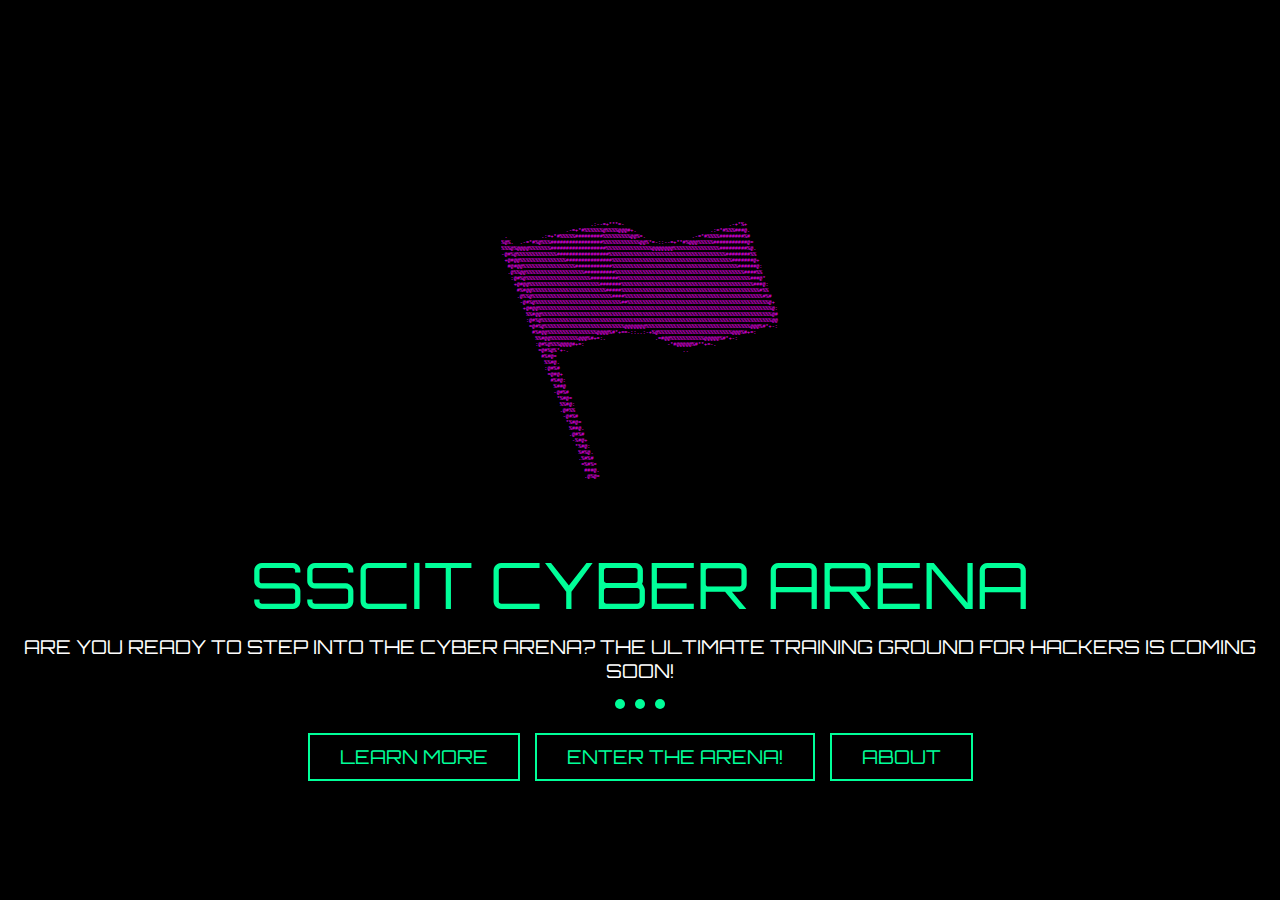
<file: index.html>
<!DOCTYPE html>
<html lang="en">
<head>
    <meta charset="UTF-8">
    <meta name="viewport" content="width=device-width, initial-scale=1.0">
    <title>SSCIT CYBER ARENA | Cybersecurity Training Platform</title>
    
    <!-- SEO Meta Tags -->
    <meta name="description" content="SSCIT Cyber Arena - The ultimate platform for cybersecurity training, offering real-world challenges in hacking, penetration testing, cryptography, forensics, and more.">
    <meta name="keywords" content="cybersecurity, hacking, penetration testing, CTF, cyber arena, cryptography, forensics, OSINT, reverse engineering, binary exploitation">
    <meta name="author" content="0x4m4">
    <meta name="robots" content="index, follow">
    
    <!-- Open Graph for Social Sharing -->
    <meta property="og:title" content="SSCIT CYBER ARENA | Cybersecurity Training Platform">
    <meta property="og:description" content="Join SSCIT Cyber Arena to enhance your cybersecurity skills with real-world challenges.">
    <meta property="og:url" content="https://arena.0x4m4.com">
    <meta property="og:type" content="website">
    
    <!-- Twitter Card for Social Sharing -->
    <meta name="twitter:card" content="summary_large_image">
    <meta name="twitter:title" content="SSCIT CYBER ARENA | Cybersecurity Training Platform">
    <meta name="twitter:description" content="Improve your cybersecurity skills at SSCIT Cyber Arena with real-world challenges.">

    <!-- Favicon -->
    <link rel="icon" href="#" type="image/x-icon">

    <!-- Font and Styles -->
    <link href="https://fonts.googleapis.com/css2?family=Orbitron:wght@500&display=swap" rel="stylesheet">
    <link rel="stylesheet" href="assets/style.css">
</head>
<body>
    <div class="ascii-container">
        <pre class="ascii-art">
                             .:--=+***=-                                  .-+*%+          
                     .-=+*#%%%%%%@%%%%@@@#+.                        .:=*#%%%###@.         
 .           .:=+*#%%%%%#########%%%%%%%%%@@%=.               .-=*#%%%%########%#         
%@%.  .-=*#%@%%%#################%%%%%%%%%%%%@@%*=-::--=+**#%@@@%%%%%###########@=        
%%%@%@@@@%%%%%%%##################%%%%%%%%%%%%%%%@@@@@@@%%%%%%%%%%%%%%%#########%@.       
-@#%@%%%%%%%%%%%%%#################%%%%%%%%%%%%%%%%%%%%%%%%%%%%%%%%%%%%%%########%%       
 +@#@@%%%%%%%%%%%%%%%###############%%%%%%%%%%%%%%%%%%%%%%%%%%%%%%%%%%%%%%%#######@+      
  #@#@@%%%%%%%%%%%%%%%%%############%%%%%%%%%%%%%%%%%%%%%%%%%%%%%%%%%%%%%%%%%######@:     
  .@%%@@%%%%%%%%%%%%%%%%%%%##########%%%%%%%%%%%%%%%%%%%%%%%%%%%%%%%%%%%%%%%%%%####%%     
   :@#%@%%%%%%%%%%%%%%%%%%%%%#########%%%%%%%%%%%%%%%%%%%%%%%%%%%%%%%%%%%%%%%%%%%###@*    
    +@#@@%%%%%%%%%%%%%%%%%%%%%%%#######%%%%%%%%%%%%%%%%%%%%%%%%%%%%%%%%%%%%%%%%%%%###@:   
     #%#@@%%%%%%%%%%%%%%%%%%%%%%%%#####%%%%%%%%%%%%%%%%%%%%%%%%%%%%%%%%%%%%%%%%%%%%%#%%   
     .@%%@%%%%%%%%%%%%%%%%%%%%%%%%%%####%%%%%%%%%%%%%%%%%%%%%%%%%%%%%%%%%%%%%%%%%%%%%#%#  
      -@#%@%%%%%%%%%%%%%%%%%%%%%%%%%%%%##%%%%%%%%%%%%%%%%%%%%%%%%%%%%%%%%%%%%%%%%%%%%%%@+ 
       +@#@@%%%%%%%%%%%%%%%%%%%%%%%%%%%%%%%%%%%%%%%%%%%%%%%%%%%%%%%%%%%%%%%%%%%%%%%%%%%%@:
        %%#@@%%%%%%%%%%%%%%%%%%%%%%%%%%%%%%%%%%%%%%%%%%%%%%%%%%%%%%%%%%%%%%%%%%%%%%%%%%%@#
        :@#%@%%%%%%%%%%%%%%%%%%%%%%%%%%%%%%%%%%%%%%%%%%%%%%%%%%%%%%%%%%%%%%%%%%%%%%%%%%%@@
         =@#%@%%%%%%%%%%%%%%%%%%%%%%%%%%@@@@@@@%%%%%%%%%%%%%%%%%%%%%%%%%%%%%%%%%%@@@%#*+-:
          #%#@@%%%%%%%%%%%%%%%%@@@@%#*+==-::..:-+%@%%%%%%%%%%%%%%%%%%%%%%%%@@@%#+=:       
           %%#@@%%%%%%%%%@@@%#+=:.                .=#@@%%%%%%%%%%%@@@@@%#*+-:             
           :@#%@%%%@@@@#+=:                           -*#@@@@@%#**+=-.                    
            =@#%@%*+-.                                     ..                             
             #%#@=                                                                        
              %%#@.                                                                       
              :@#%#                                                                       
               =@#@+                                                                      
                #%#@:                                                                     
                 %##@                                                                     
                 -@#%#                                                                    
                  *%#@=                                                                   
                   %%#@:                                                                  
                   .@#%%                                                                  
                    -@#%#                                                                 
                     *%#@=                                                                
                      %##@.                                                               
                      .@#%#                                                               
                       -%#@+                                                              
                        *%#@:                                                             
                         %#%@.                                                            
                         .%#%#                                                            
                          =%#%=                                                           
                           ###@.                                                          
                           .@%@=                                                          

                        </pre>
                    </div>
                    <div class="glitch-container">
                        <div class="glitch" data-text="SSCIT CYBER ARENA">SSCIT CYBER ARENA</div>
                    </div>
                    <p class="hype-text">Are you ready to step into the CYBER ARENA? The ultimate training ground for hackers is coming soon!</p>
                    <div class="loading-dots">
                        <span></span><span></span><span></span>
                    </div>
                    <div class="button-container">
                        <a href="learn-more.html" class="learn-more-button">Learn More</a>
                        <a href="https://0x4m4.com/"  class="learn-more-button" target="_blank">Enter the Arena!</a>
                        <a href="https://0x4m4.com/" class="learn-more-button" target="_blank">About</a>
                    </div>
                      <script src="assets/script.js"></script>
                </body>
                </html>
</file>
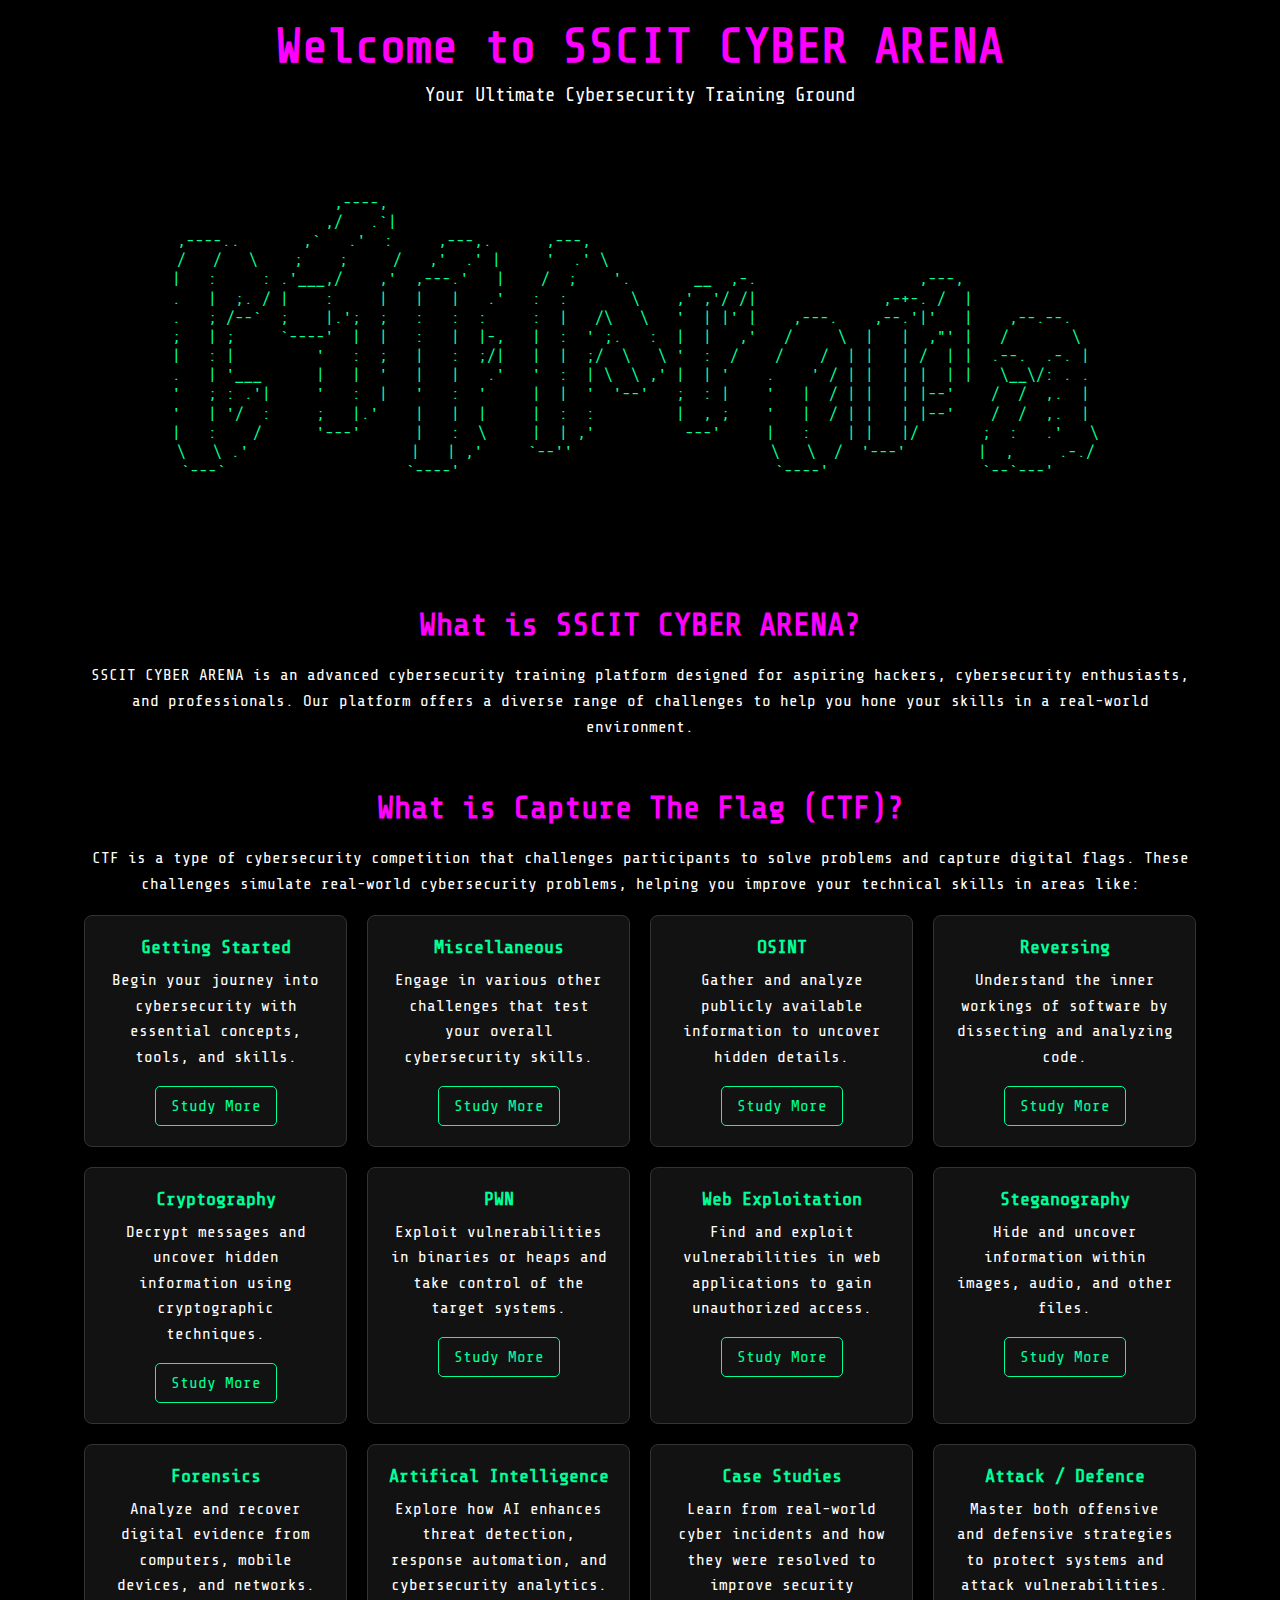
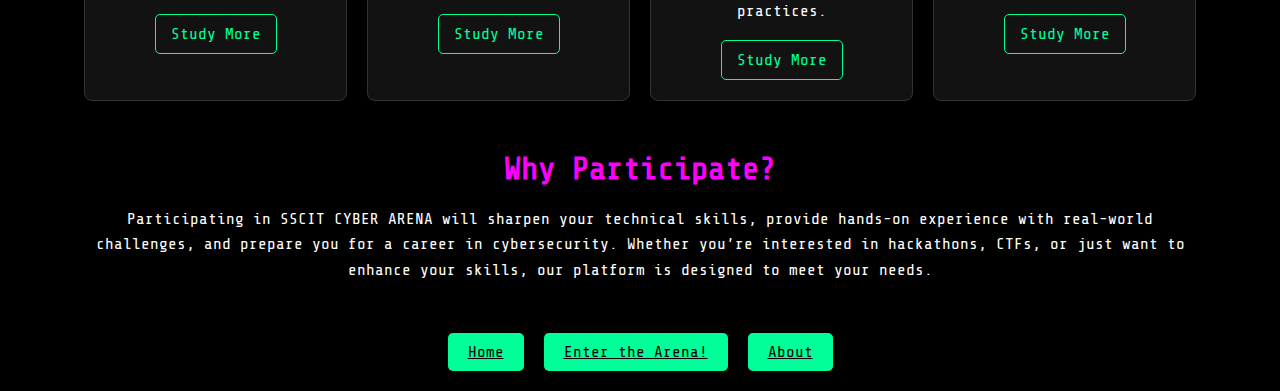
<file: learn-more.html>
<!DOCTYPE html>
<html lang="en">
<head>
    <meta charset="UTF-8">
    <meta name="viewport" content="width=device-width, initial-scale=1.0">
    <title>SSCIT CYBER ARENA - Learn More</title>
    <link href="https://fonts.googleapis.com/css2?family=Share+Tech+Mono&display=swap" rel="stylesheet">
    <link rel="stylesheet" href="assets/learn.css">
</head>
<body>
    <div class="container">
        <div class="header">
            <h1>Welcome to SSCIT CYBER ARENA</h1>
            <p>Your Ultimate Cybersecurity Training Ground</p>
        </div>


        <div class="ascii-art">
            <pre><center>
                ,----,                                                                              
                ,/   .`|                                                                              
,----..       ,`   .'  :     ,---,.      ,---,                                                         
/   /   \    ;    ;     /   ,'  .' |     '  .' \                                                       
|   :     : .'___,/    ,'  ,---.'   |    /  ;    '.       __  ,-.                  ,---,                
.   |  ;. / |    :     |   |   |   .'   :  :       \    ,' ,'/ /|              ,-+-. /  |               
.   ; /--`  ;    |.';  ;   :   :  :     :  |   /\   \   '  | |' |    ,---.    ,--.'|'   |    ,--.--.    
;   | ;     `----'  |  |   :   |  |-,   |  :  ' ;.   :  |  |   ,'   /     \  |   |  ,"' |   /       \   
|   : |         '   :  ;   |   :  ;/|   |  |  ;/  \   \ '  :  /    /    /  | |   | /  | |  .--.  .-. |  
.   | '___      |   |  '   |   |   .'   '  :  | \  \ ,' |  | '    .    ' / | |   | |  | |   \__\/: . .  
'   ; : .'|     '   :  |   '   :  '     |  |  '  '--'   ;  : |    '   |  / | |   | |--'    /  /  ,.  |  
'   | '/  :     ;   |.'    |   |  |     |  :  :         |  , ;    '   |  / | |   | |--'    /  /  ,.  |  
|   :    /      '---'      |   :  \     |  | ,'          ---'     |   :    | |   |/       ;  :   .'   \ 
\   \ .'                  |   | ,'     `--''                      \   \  /  '---'        |  ,     .-./ 
`---`                    `----'                                   `----'                 `--`---'     
                                                                                                       

            </pre></center>
        </div>

        <section class="about">
            <h2>What is SSCIT CYBER ARENA?</h2>
            <p>SSCIT CYBER ARENA is an advanced cybersecurity training platform designed for aspiring hackers, cybersecurity enthusiasts, and professionals. Our platform offers a diverse range of challenges to help you hone your skills in a real-world environment.</p>
        </section>

        <section class="ctf">
            <h2>What is Capture The Flag (CTF)?</h2>
            <p>CTF is a type of cybersecurity competition that challenges participants to solve problems and capture digital flags. These challenges simulate real-world cybersecurity problems, helping you improve your technical skills in areas like:</p> <br>
            <div class="grid">
                <div class="card">
                    <h3>Getting Started</h3>
                    <p>Begin your journey into cybersecurity with essential concepts, tools, and skills.</p>
                    <a href="category.html?category=Getting-Started" class="learn-more-button">Study More</a>
                </div>
                <div class="card">
                    <h3>Miscellaneous</h3>
                    <p>Engage in various other challenges that test your overall cybersecurity skills.</p>
                    <a href="category.html?category=Miscellaneous" class="learn-more-button">Study More</a>
                </div>
                <div class="card">
                    <h3>OSINT</h3>
                    <p>Gather and analyze publicly available information to uncover hidden details.</p>
                    <a href="category.html?category=OSINT" class="learn-more-button">Study More</a>
                </div>
                <div class="card">
                    <h3>Reversing</h3>
                    <p>Understand the inner workings of software by dissecting and analyzing code.</p>
                    <a href="category.html?category=Reversing" class="learn-more-button">Study More</a>
                </div>
                <div class="card">
                    <h3>Cryptography</h3>
                    <p>Decrypt messages and uncover hidden information using cryptographic techniques.</p>
                    <a href="category.html?category=Cryptography" class="learn-more-button">Study More</a>
                </div>
                <div class="card">
                    <h3>PWN</h3>
                    <p>Exploit vulnerabilities in binaries or heaps and take control of the target systems.</p>
                    <a href="category.html?category=PWN" class="learn-more-button">Study More</a>
                </div>
                <div class="card">
                    <h3>Web Exploitation</h3>
                    <p>Find and exploit vulnerabilities in web applications to gain unauthorized access.</p>
                    <a href="category.html?category=Web-Exploitation" class="learn-more-button">Study More</a>
                </div>
                <div class="card">
                    <h3>Steganography</h3>
                    <p>Hide and uncover information within images, audio, and other files.</p>
                    <a href="category.html?category=Steganography" class="learn-more-button">Study More</a>
                </div>
                <div class="card">
                    <h3>Forensics</h3>
                    <p>Analyze and recover digital evidence from computers, mobile devices, and networks.</p>
                    <a href="category.html?category=Forensics" class="learn-more-button">Study More</a>
                </div>
                <div class="card">
                    <h3>Artifical Intelligence</h3>
                    <p>Explore how AI enhances threat detection, response automation, and cybersecurity analytics.</p>
                    <a href="category.html?category=Artificial-Intelligence" class="learn-more-button">Study More</a>
                </div>
                <div class="card">
                    <h3>Case Studies</h3>
                    <p>Learn from real-world cyber incidents and how they were resolved to improve security practices.</p>
                    <a href="category.html?category=Case-Studies" class="learn-more-button">Study More</a>
                </div>
                <div class="card">
                    <h3>Attack / Defence</h3>
                    <p>Master both offensive and defensive strategies to protect systems and attack vulnerabilities.</p>
                    <a href="category.html?category=Attack-Defence" class="learn-more-button">Study More</a>
                </div>
            </div>
        </section>

        <section class="benefits">
            <h2>Why Participate?</h2>
            <p>Participating in SSCIT CYBER ARENA will sharpen your technical skills, provide hands-on experience with real-world challenges, and prepare you for a career in cybersecurity. Whether you’re interested in hackathons, CTFs, or just want to enhance your skills, our platform is designed to meet your needs.</p>
        </section>

        <div class="buttons">
            <a href="index.html" class="button">Home</a>
            <a href="https://ctf.0x4m4.com/" class="button" target="_blank">Enter the Arena!</a>
            <a href="https://0x4m4.com/" class="button" target="_blank">About</a>
        </div>
    </div>
</body>
</html>
</file>
<file: assets/style.css>
* {
    margin: 0;
    padding: 0;
    box-sizing: border-box;
    font-family: 'Orbitron', sans-serif;
}

body {
    background-color: #000;
    color: #00ff99;
    display: flex;
    flex-direction: column;
    align-items: center;
    justify-content: center;
    height: 100vh;
    overflow: hidden;
    text-align: center;
}

.ascii-container {
    transform: scale(0.4);
    margin-bottom: -150px;
    margin-top: -100px;
    display: flex;
    justify-content: center;
}

.ascii-art {
    color: #ff00ff;
    font-family: 'Courier New', Courier, monospace;
    font-size: 0.8rem;
    animation: fade-in 2s ease-in-out;
}

.glitch-container {
    font-size: 4rem;
    text-transform: uppercase;
    margin: 0;
    display: flex;
    justify-content: center;
    align-items: center;
    flex-direction: column;
    gap: 10px;
}

.glitch {
    position: relative;
    color: #00ff99;
    animation: glitch-animation 1.5s infinite;
}

.glitch::before,
.glitch::after {
    content: attr(data-text);
    position: absolute;
    top: 0;
    left: 0;
    width: 100%;
    height: 100%;
    background: #00ff99;
    clip: rect(0, 100vw, 0, 0);
}

.glitch::before {
    left: 2px;
    text-shadow: -2px 0 red;
    animation: glitch-before 1.5s infinite;
}

.glitch::after {
    left: -2px;
    text-shadow: -2px 0 rgb(247, 0, 255);
    animation: glitch-after 1.5s infinite;
}

@keyframes glitch-animation {
    0% { transform: translate(0); }
    20% { transform: translate(-1px, -2px); }
    40% { transform: translate(-2px, 1px); }
    60% { transform: translate(2px, 1px); }
    80% { transform: translate(1px, -1px); }
    100% { transform: translate(0); }
}

@keyframes glitch-before {
    0% { clip: rect(0, 100vw, 0, 0); }
    10% { clip: rect(10px, 100vw, 50px, 0); }
    30% { clip: rect(50px, 100vw, 90px, 0); }
    50% { clip: rect(90px, 100vw, 130px, 0); }
    70% { clip: rect(130px, 100vw, 170px, 0); }
    90% { clip: rect(170px, 100vw, 210px, 0); }
    100% { clip: rect(210px, 100vw, 250px, 0); }
}

@keyframes glitch-after {
    0% { clip: rect(0, 100vw, 0, 0); }
    10% { clip: rect(10px, 100vw, 60px, 0); }
    30% { clip: rect(60px, 100vw, 110px, 0); }
    50% { clip: rect(110px, 100vw, 160px, 0); }
    70% { clip: rect(160px, 100vw, 210px, 0); }
    90% { clip: rect(210px, 100vw, 260px, 0); }
    100% { clip: rect(260px, 100vw, 310px, 0); }
}

.hype-text {
    font-size: 1.2rem;
    color: #ffffff;
    margin-top: 10px;
    text-align: center;
    text-transform: uppercase;
    animation: fade-in 2s ease-in-out;
}

.loading-dots {
    margin-top: 10px;
}

.loading-dots span {
    display: inline-block;
    background-color: #00ff99;
    width: 10px;
    height: 10px;
    margin: 0 5px;
    border-radius: 50%;
    animation: bounce 1.5s infinite ease-in-out;
}

.loading-dots span:nth-child(1) { animation-delay: 0s; }
.loading-dots span:nth-child(2) { animation-delay: 0.2s; }
.loading-dots span:nth-child(3) { animation-delay: 0.4s; }

@keyframes bounce {
    0%, 100% { transform: translateY(0); }
    50% { transform: translateY(-10px); }
}

@keyframes fade-in {
    from { opacity: 0; }
    to { opacity: 1; }
}

/* Learn More Button */
.button-container {
    display: flex;
    justify-content: center;
    gap: 15px; /* Adds space between the buttons */
    margin-top: 20px;
}

.learn-more-button {
    padding: 10px 30px;
    color: #00ff99;
    text-transform: uppercase;
    text-decoration: none;
    border: 2px solid #00ff99;
    font-size: 1.2rem;
    transition: all 0.3s ease-in-out;
    position: relative;
    z-index: 1;
}

.learn-more-button:hover {
    color: #000;
    background-color: #00ff99;
    box-shadow: 0 0 5px #00ff99, 0 0 10px #00ff99, 0 0 15px #00ff99;
    transform: translateY(-3px);
}

.learn-more-button::before {
    content: '';
    position: absolute;
    top: 0;
    left: 0;
    width: 100%;
    height: 100%;
    background: rgba(0, 0, 0, 0.1);
    z-index: -1;
    transition: opacity 0.3s ease-in-out;
}

.learn-more-button:hover::before {
    opacity: 0;
}

/* Responsive Design */
@media (max-width: 768px) {
    .ascii-container {
        transform: scale(0.3);
    }

    .glitch-container {
        font-size: 2rem;
    }

    .hype-text {
        font-size: 1rem;
    }

    .learn-more-button {
        font-size: 1rem;
        padding: 8px 20px;
    }
}

@media (max-width: 480px) {
    .ascii-container {
        transform: scale(0.35);
    }

    .glitch-container {
        font-size: 1.5rem;
    }

    .hype-text {
        font-size: 0.8rem;
    }

    .learn-more-button {
        font-size: 0.8rem;
        padding: 6px 15px;
    }
}
/* Media query for small devices */
@media only screen and (max-width: 600px) {
    .button-container {
        flex-direction: column; /* Stack the buttons vertically on small screens */
        width: 100%; /* Ensure the buttons stay within the viewport */
        margin: 0 auto;
    }

    .learn-more-button {
        width: 90%; /* Adjust the button width */
        margin: 10px auto; /* Center the buttons and add margin between them */
        padding: 10px;
        font-size: 1rem; /* Slightly smaller text on smaller screens */
    }
}
</file>
<file: assets/learn.css>
* {
    margin: 0;
    padding: 0;
    box-sizing: border-box;
    font-family: 'Share Tech Mono', monospace;
}

body {
    background-color: #000;
    color: #00ff99;
    display: flex;
    justify-content: center;
    align-items: center;
    min-height: 100vh;
    text-align: center;
    animation: fade-in 1s ease-in-out;
}

.container {
    width: 90%;
    max-width: 1200px;
    padding: 20px;
}

.header h1 {
    font-size: 3rem;
    color: #ff00ff;
    animation: blink-animation 1s infinite alternate;
}

@keyframes blink-animation {
    0% { opacity: 1; }
    100% { opacity: 0.6; }
}

.header p {
    font-size: 1.2rem;
    margin-top: 10px;
    color: #ffffff;
}

.ascii-art {
    margin: 30px 0;
    color: #00ff99;
    line-height: 1.2; 
    overflow: hidden; 
    width: 100%; 
    font-size: 1rem; 
    white-space: pre-wrap; 
    word-wrap: break-word; 
}

.about, .ctf, .benefits {
    margin-bottom: 50px;
}

.about h2, .ctf h2, .benefits h2 {
    font-size: 2rem;
    margin-bottom: 20px;
    color: #ff00ff;
}

.about p, .ctf p, .benefits p {
    font-size: 1rem;
    color: #ffffff;
    line-height: 1.6;
}

.grid {
    display: grid;
    grid-template-columns: repeat(auto-fit, minmax(250px, 1fr));
    gap: 20px;
}

.card {
    background-color: #121212;
    padding: 20px;
    border: 1px solid #333;
    border-radius: 8px;
    transition: transform 0.3s, box-shadow 0.3s;
}

.card:hover {
    transform: scale(1.05);
    box-shadow: 0 4px 10px rgba(0, 255, 153, 0.5);
}

.card h3 {
    margin-bottom: 10px;
    color: #00ff99;
}

.card p {
    margin-bottom: 15px;
    color: #ffffff;
}

.learn-more-button {
    display: inline-block;
    padding: 10px 15px;
    border: 1px solid #00ff99;
    color: #00ff99;
    text-decoration: none;
    border-radius: 5px;
    transition: background-color 0.3s, color 0.3s;
}

.learn-more-button:hover {
    background-color: #00ff99;
    color: #000;
}

.buttons {
    display: flex;
    justify-content: center;
    gap: 20px;
    margin-top: 30px;
}

.button {
    background-color: #00ff99;
    color: #000;
    padding: 10px 20px;
    border: none;
    border-radius: 5px;
    cursor: pointer;
    transition: background-color 0.3s, transform 0.3s;
}

.button:hover {
    background-color: #00cc7a;
    transform: scale(1.05);
}

@keyframes fade-in {
    from { opacity: 0; }
    to { opacity: 1; }
}

@media (max-width: 600px) {
    .header h1 {
        font-size: 2rem;
    }
    .header p {
        font-size: 1rem;
    }
    .card {
        padding: 15px;
    }
    .about h2, .ctf h2, .benefits h2 {
        font-size: 1.5rem;
    }
}
@media (max-width: 1200px) {
    .ascii-art {
        font-size: 0.9rem; 
    }
}

@media (max-width: 900px) {
    .ascii-art {
        font-size: 0.45rem;
    }
}

@media (max-width: 600px) {
    .ascii-art {
        font-size: 0.35rem; 
    }
}
@media (max-width: 400px) {
    .ascii-art {
        font-size: 0.25rem; 
    }
}
</file>
